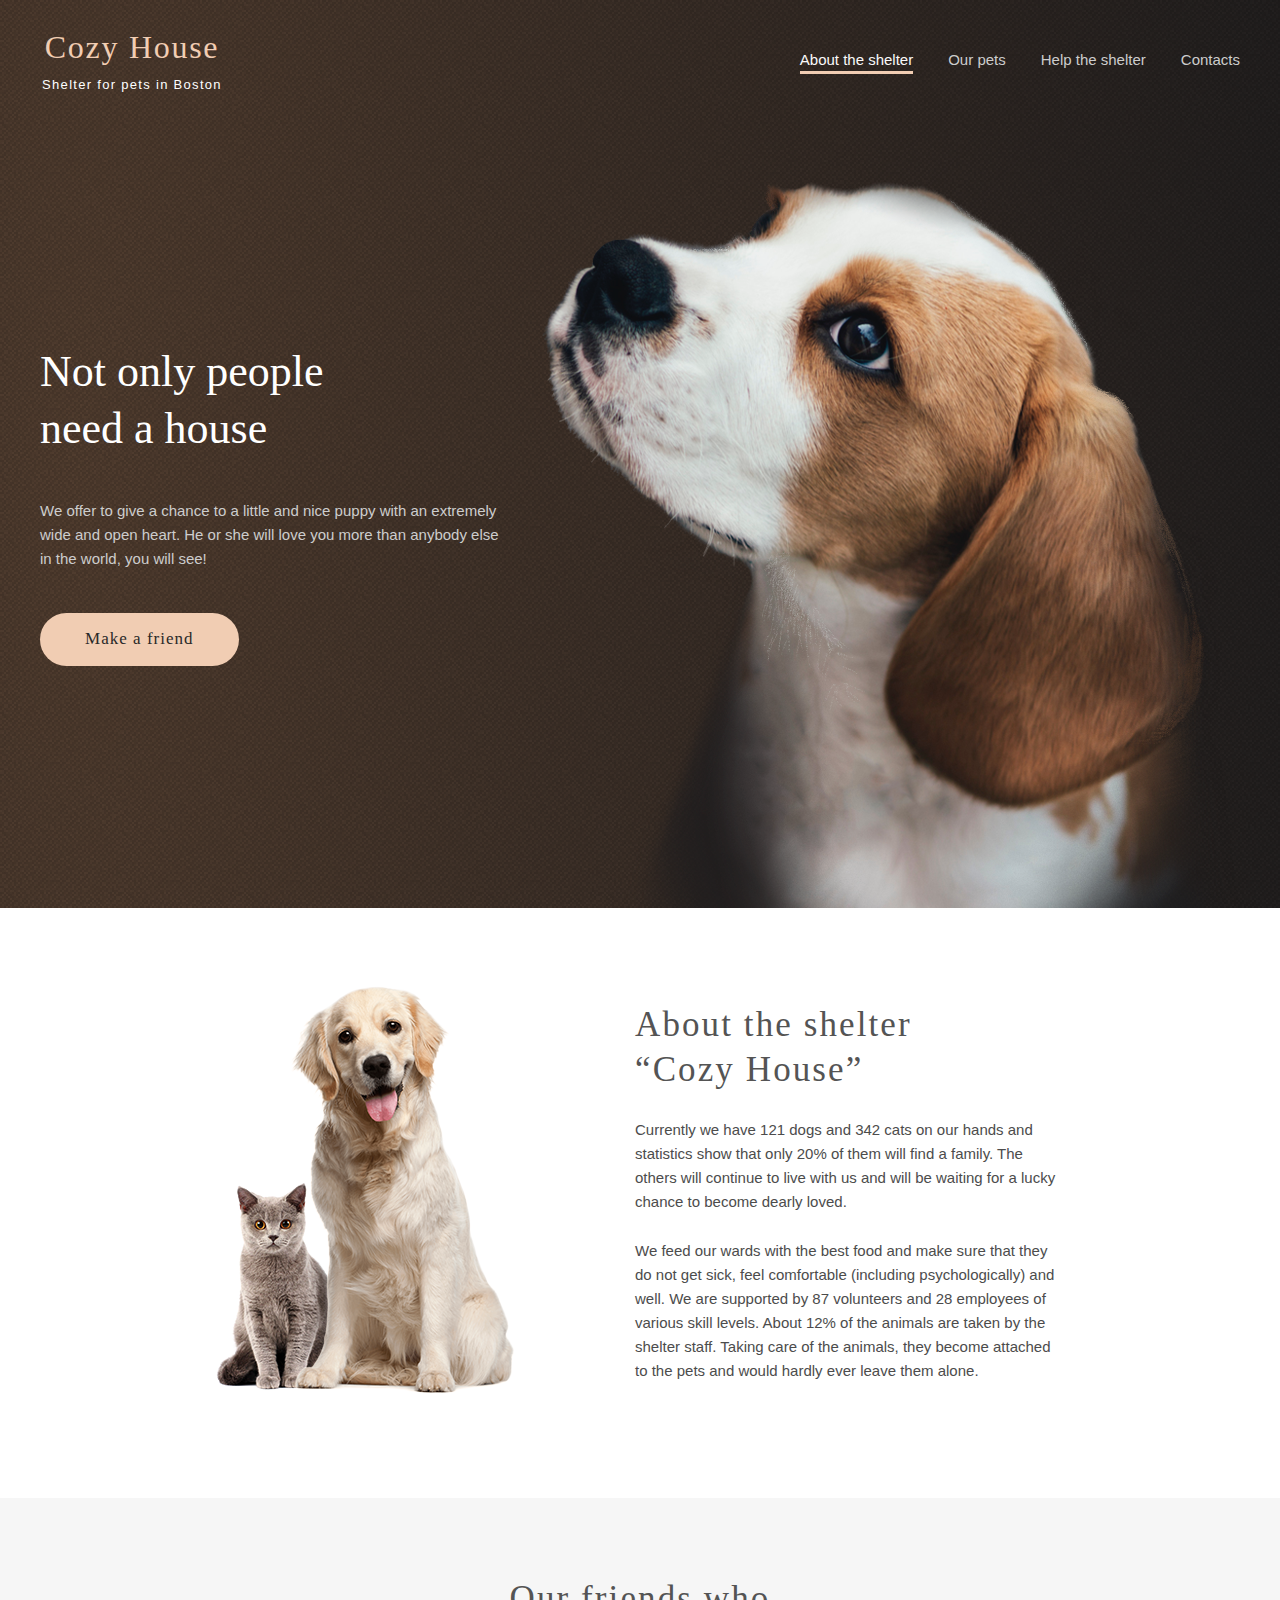
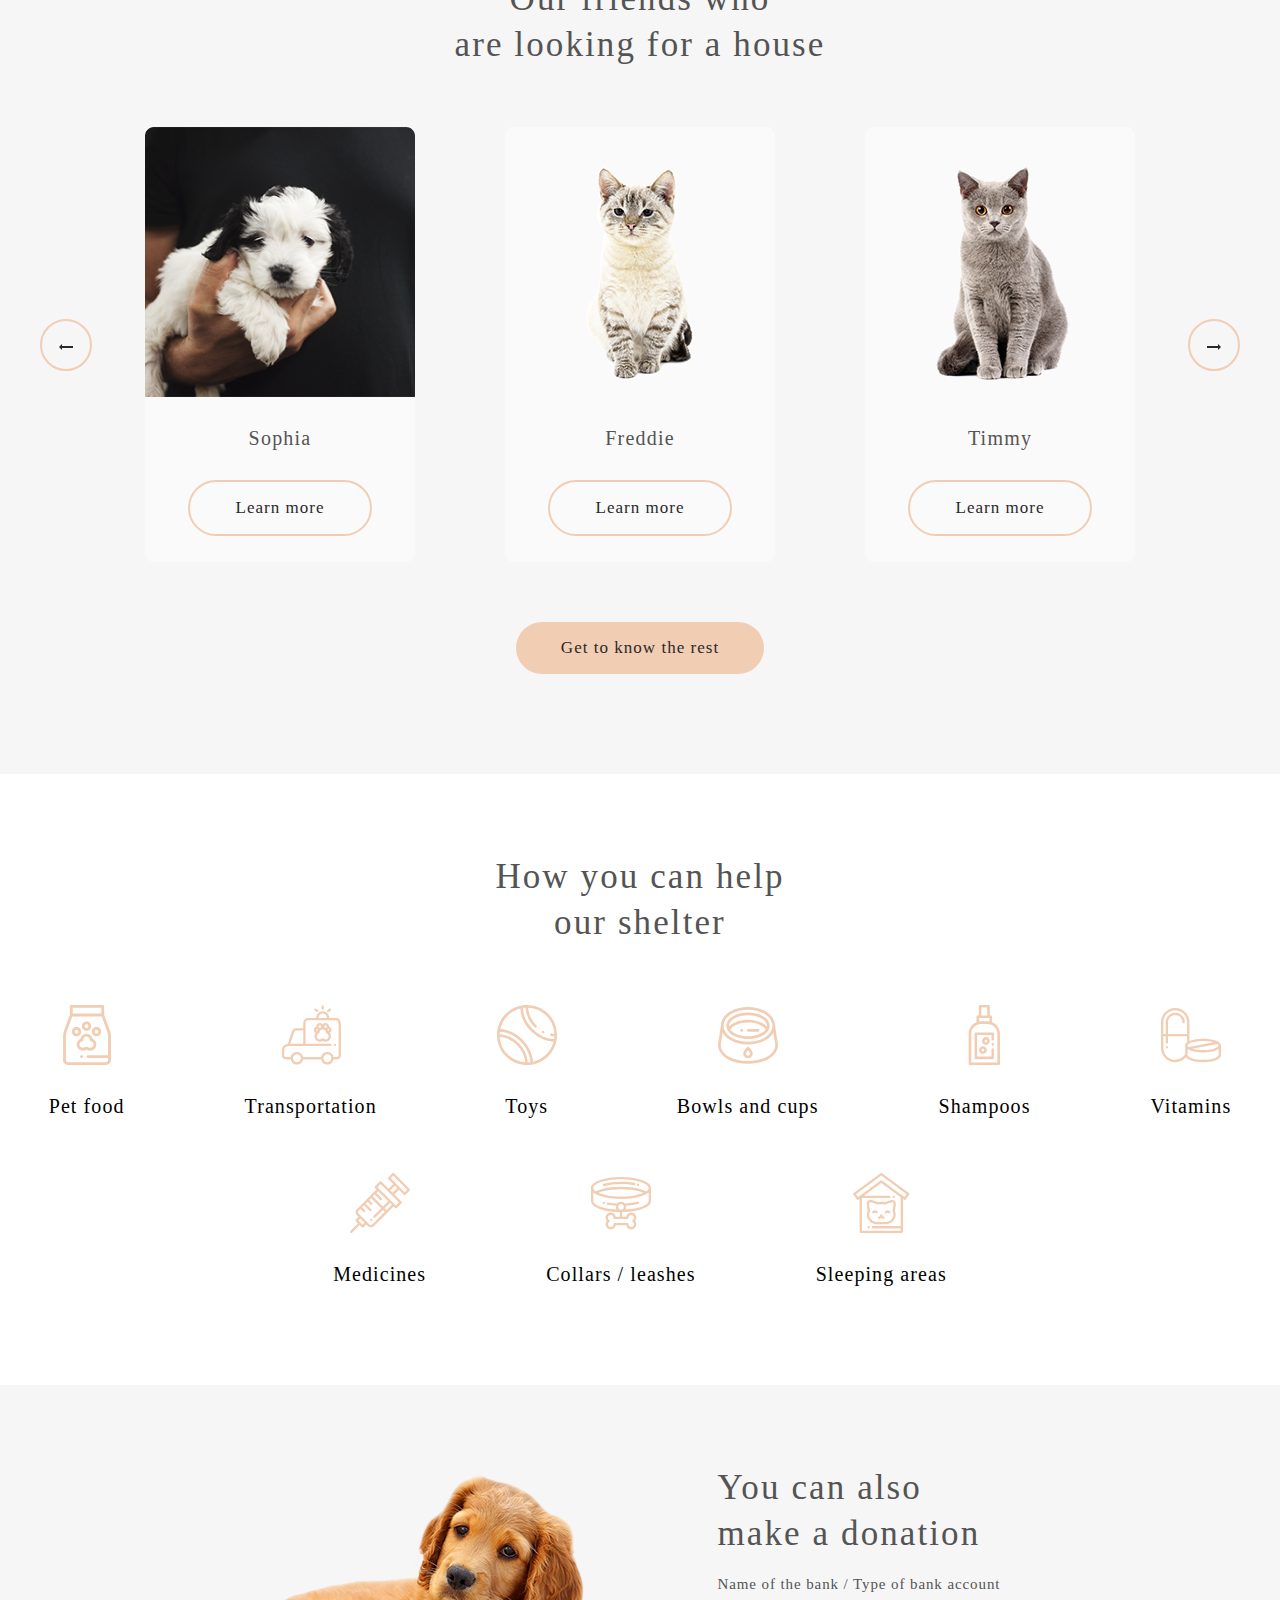
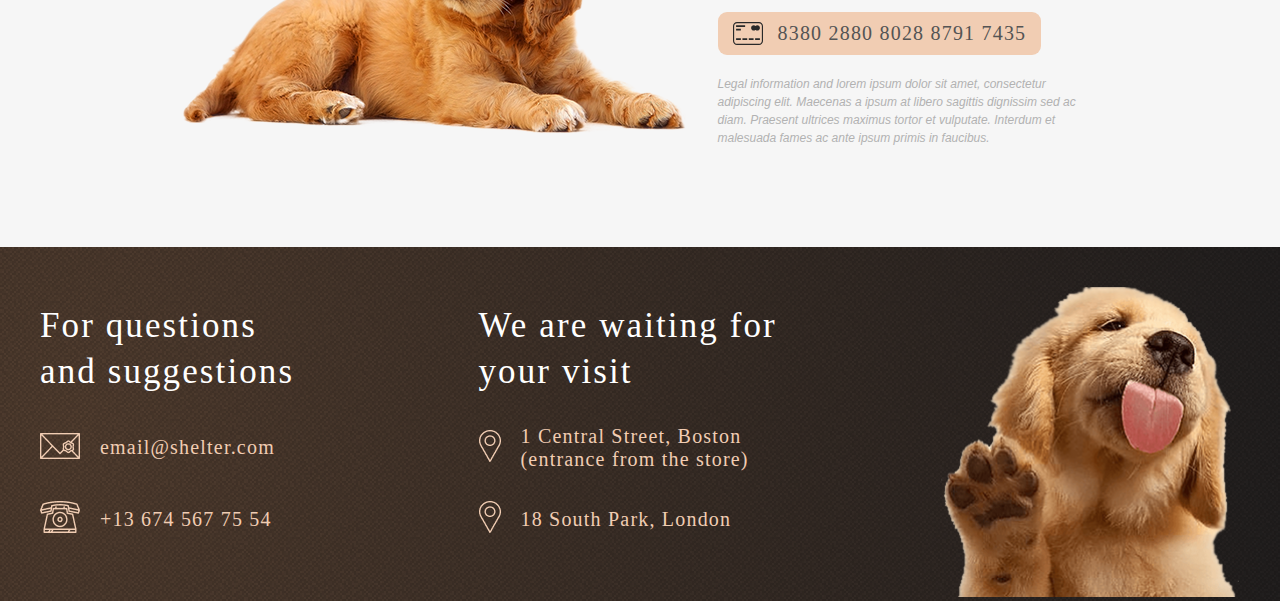
<file: index.html>
<!DOCTYPE html>
<html lang="en">
  <head>
    <meta charset="UTF-8" />
    <meta name="viewport" content="width=device-width, initial-scale=1.0" />
    <title>Cozy House</title>
    <link rel="stylesheet" href="./style/style.css" />
    <link rel="stylesheet" href="./style/interactive.css" />
    <link rel="icon" href="./img/icons/favicon.ico" />
  </head>
  <body>
    <div class="blur_background"></div>
    <header>
      <div class="header">
        <nav class="nav-header">
          <div>
            <a class="nav-home" href="#!"
              ><h2 class="title">Cozy House</h2>
              <h4 class="paragraph">Shelter for pets in Boston</h4></a
            >
          </div>
          <div class="burger-menu">
            <ul class="nav-list">
              <li class="nav-list-active">
                <a>About the shelter</a>
              </li>
              <li><a href="./pets/pets.html">Our pets</a></li>
              <li><a href="#help">Help the shelter</a></li>
              <li><a href="#footer">Contacts</a></li>
            </ul>
          </div>
          <div class="burger">
            <div></div>
            <div></div>
            <div></div>
          </div>
        </nav>
        <div class="start-screen">
          <div class="start-screen-content">
            <h1>
              Not only people <br />
              need a house
            </h1>
            <p>
              We offer to give a chance to a little and nice puppy with an
              extremely wide and open heart. He or she will love you more than
              anybody else in the world, you will see!
            </p>
            <a class="button" href="#friends">Make a friend</a>
          </div>
          <div class="start-screen-puppy">
            <img src="./img/start-screen-puppy.png" alt="cute puppy" />
          </div>
        </div>
      </div>
    </header>
    <main>
      <div class="container">
        <div class="about">
          <div class="about-pets">
            <img src="./img/about-pets.png" alt="pets" />
          </div>
          <div class="about-info">
            <h2 class="title">
              About the shelter <br />
              “Cozy House”
            </h2>
            <p class="paragraph">
              Currently we have 121 dogs and 342 cats on our hands and
              statistics show that only 20% of them will find a family. The
              others will continue to live with us and will be waiting for a
              lucky chance to become dearly loved.
            </p>
            <p class="paragraph">
              We feed our wards with the best food and make sure that they do
              not get sick, feel comfortable (including psychologically) and
              well. We are supported by 87 volunteers and 28 employees of
              various skill levels. About 12% of the animals are taken by the
              shelter staff. Taking care of the animals, they become attached to
              the pets and would hardly ever leave them alone.
            </p>
          </div>
        </div>
      </div>
      <div class="pets-container">
        <div class="pets" id="friends">
          <h2 class="title">
            Our friends who <br />
            are looking for a house
          </h2>
          <div class="slider">
            <div class="button-arrow prev">
              <a>
                <img src="./img/icons/ArrowLeft.png" alt="arrow" />
              </a>
            </div>
            <div class="cards_wrapper">
              <div class="cards"></div>
            </div>
            <div class="button-arrow next">
              <a>
                <img src="./img/icons/ArrowRight.png" alt="arrow" />
              </a>
            </div>
          </div>
          <a class="button friends" href="./pets/pets.html"
            >Get to know the rest</a
          >
        </div>
      </div>
      <div class="help container" id="help">
        <div class="help-content">
          <h2 class="title">
            How you can help <br />
            our shelter
          </h2>
          <ul class="help-list">
            <li class="item">
              <img src="./img/icons/icon-pet-food.svg" alt="pet-food" />
              <h4>Pet food</h4>
            </li>
            <li class="item">
              <img
                src="./img/icons/icon-transportation.svg"
                alt="pet-transport"
              />
              <h4>Transportation</h4>
            </li>
            <li class="item">
              <img src="./img/icons/icon-toys.svg" alt="pet-toys" />
              <h4>Toys</h4>
            </li>
            <li class="item">
              <img
                src="./img/icons/icon-bowls-and-cups.svg"
                alt="pet-Bowls and cups"
              />
              <h4>Bowls and cups</h4>
            </li>
            <li class="item">
              <img src="./img/icons/icon-shampoos.svg" alt="pet-shampoo" />
              <h4>Shampoos</h4>
            </li>
            <li class="item">
              <img src="./img/icons/icon-vitamins.svg" alt="pet-vitamin" />
              <h4>Vitamins</h4>
            </li>
            <li class="item">
              <img src="./img/icons/icon-medicines.svg" alt="pet-medicines" />
              <h4>Medicines</h4>
            </li>
            <li class="item">
              <img
                src="./img/icons/icon-collars-leashes.svg"
                alt="pet-Collars / leashes"
              />
              <h4>Collars / leashes</h4>
            </li>
            <li class="item">
              <img
                src="./img/icons/icon-sleeping-area.svg"
                alt="pet-Sleeping areas"
              />
              <h4>Sleeping areas</h4>
            </li>
          </ul>
        </div>
      </div>
      <div class="donation">
        <div class="donation-content">
          <div class="donation-dog">
            <img src="./img/donation-dog.png" alt="donation-dog" />
          </div>
          <div class="donation-info">
            <h3 class="title">You can also <br />make a donation</h3>
            <h5>Name of the bank / Type of bank account</h5>
            <div class="donation-card">
              <img src="./img/icons/credit-card.svg" alt="card" />
              <a class="card-number" href="#!">8380 2880 8028 8791 7435</a>
            </div>
            <i>
              Legal information and lorem ipsum dolor sit amet, consectetur
              adipiscing elit. Maecenas a ipsum at libero sagittis dignissim sed
              ac diam. Praesent ultrices maximus tortor et vulputate. Interdum
              et malesuada fames ac ante ipsum primis in faucibus.
            </i>
          </div>
        </div>
      </div>
    </main>
    <footer class="footer" id="footer">
      <div class="footer-box">
        <div class="footer-section">
          <div class="title">For questions and suggestions</div>
          <div class="questions-elem">
            <a href="mailto:email@shelter.com">
              <img src="./img/icons/mail.png" alt="mail"
            /></a>
            <a href="mailto:email@shelter.com"
              ><div class="paragraph">email@shelter.com</div></a
            >
          </div>
          <div class="questions-elem">
            <a href="tel:+36745677554"
              ><img src="./img/icons/phone.png" alt="phone" /></a
            ><a href="tel:+36745677554"
              ><div class="paragraph">+13 674 567 75 54</div></a
            >
          </div>
        </div>
        <div class="footer-section second">
          <div class="title">We are waiting for your visit</div>
          <div class="questions-elem">
            <a target="_blank" href="https://maps.app.goo.gl/KtMtEpZBZo9Kxhzs8"
              ><img src="./img/icons/pin.png" alt="pin"
            /></a>
            <a target="_blank" href="https://maps.app.goo.gl/KtMtEpZBZo9Kxhzs8">
              <p class="paragraph">
                1 Central Street, Boston <br />
                (entrance from the store)
              </p></a
            >
          </div>
          <div class="questions-elem">
            <a target="_blank" href="https://maps.app.goo.gl/KtMtEpZBZo9Kxhzs8"
              ><img src="./img/icons/pin.png" alt="pin"
            /></a>
            <a target="_blank" href="https://maps.app.goo.gl/KtMtEpZBZo9Kxhzs8"
              ><div class="paragraph">18 South Park, London</div></a
            >
          </div>
        </div>
        <div class="dog-box">
          <img src="./img/footer-puppy.png" alt="footer-puppy" />
        </div>
      </div>
    </footer>
    <script src="./script/pets.js"></script>
    <script src="./script/script.js"></script>
  </body>
</html>
</file>
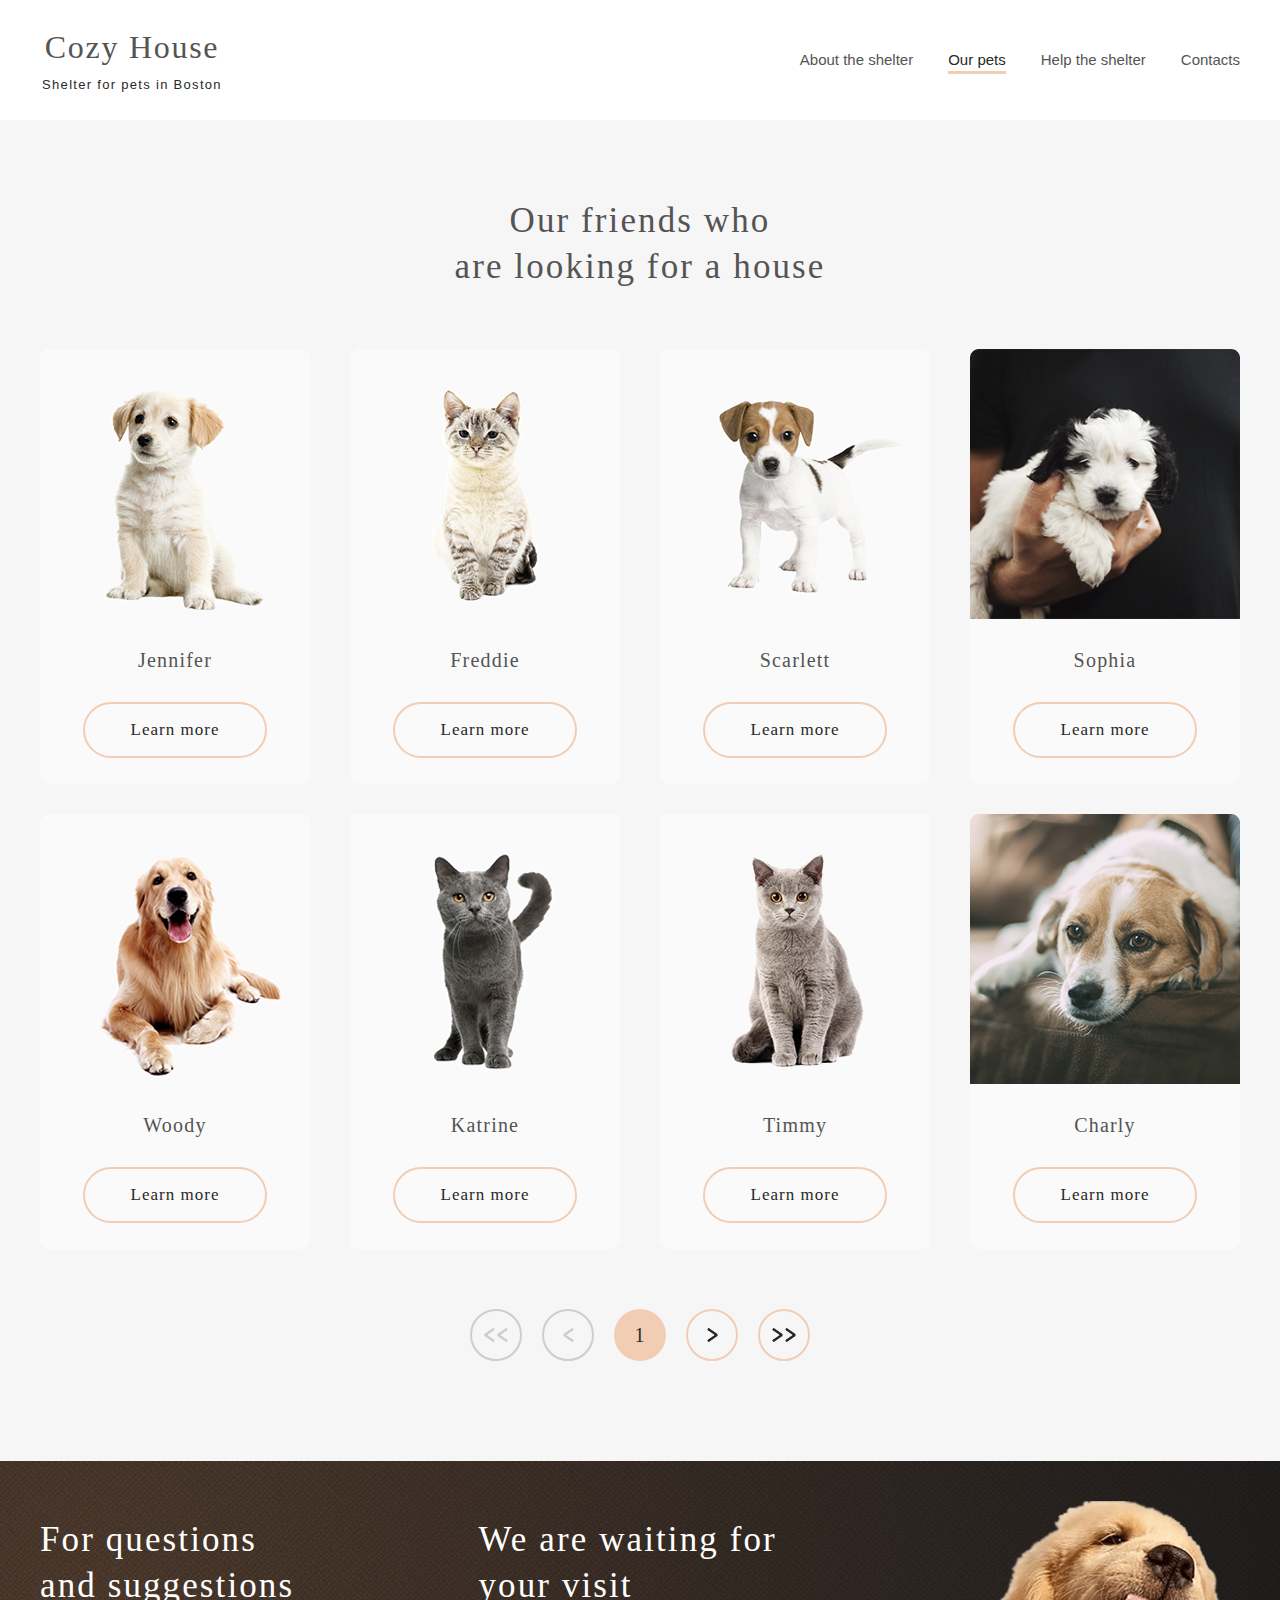
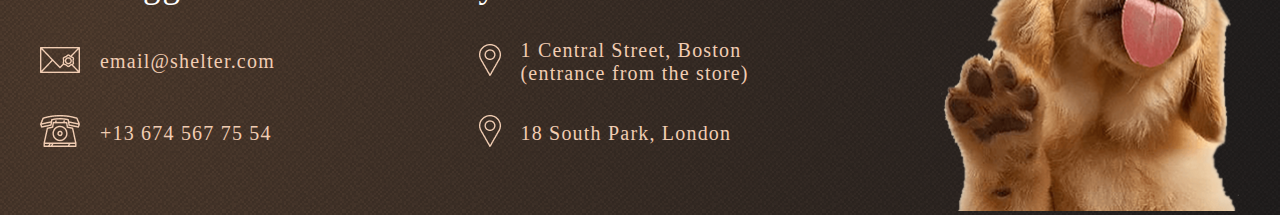
<file: pets/pets.html>
<!DOCTYPE html>
<html lang="en">
  <head>
    <meta charset="UTF-8" />
    <meta name="viewport" content="width=device-width, initial-scale=1.0" />
    <title>Pets</title>
    <link rel="stylesheet" href="../style/style.css" />
    <link rel="stylesheet" href="./style/pets-style.css" />
    <link rel="stylesheet" href="../style/interactive.css" />
    <link rel="icon" href="../img/icons/favicon.ico" />
  </head>
  <body>
    <div class="blur_background"></div>
    <header class="header">
      <nav class="nav-header">
        <div>
          <a class="nav-home" href="../index.html"
            ><h2 class="title">Cozy House</h2>
            <h4 class="paragraph">Shelter for pets in Boston</h4></a
          >
        </div>
        <div class="burger-menu">
          <ul class="nav-list">
            <li>
              <a href="../index.html">About the shelter</a>
            </li>
            <li class="nav-list-active"><a>Our pets</a></li>
            <li><a href="../index.html#help">Help the shelter</a></li>
            <li><a href="#footer">Contacts</a></li>
          </ul>
        </div>
        <div class="burger">
          <div></div>
          <div></div>
          <div></div>
        </div>
      </nav>
    </header>
    <div class="pets-container">
      <div class="pets">
        <h1 class="title">
          Our friends who <br />
          are looking for a house
        </h1>
        <div class="slider"></div>

        <ul class="pets-nav">
          <li class="button-innactive first-page">
            <div class="arrow-paginatoin">
              <div class="top-line"><div class="line"></div></div>
              <div class="bot-line"><div class="line"></div></div>
            </div>
            <div class="arrow-paginatoin">
              <div class="top-line"><div class="line"></div></div>
              <div class="bot-line"><div class="line"></div></div>
            </div>
          </li>
          <li class="button-innactive prev-page">
            <div class="arrow-paginatoin">
              <div class="top-line"><div class="line"></div></div>
              <div class="bot-line"><div class="line"></div></div>
            </div>
          </li>
          <li class="nav-pages">
            <a> 1 </a>
          </li>
          <li class="button-active right-pag next-page">
            <div class="arrow-paginatoin">
              <div class="top-line"><div class="line"></div></div>
              <div class="bot-line"><div class="line"></div></div>
            </div>
          </li>
          <li class="button-active right-pag last-page">
            <div class="arrow-paginatoin">
              <div class="top-line"><div class="line"></div></div>
              <div class="bot-line"><div class="line"></div></div>
            </div>
            <div class="arrow-paginatoin">
              <div class="top-line"><div class="line"></div></div>
              <div class="bot-line"><div class="line"></div></div>
            </div>
          </li>
        </ul>
      </div>
    </div>
    <footer class="footer" id="footer">
      <div class="footer-box">
        <div class="footer-section">
          <div class="title">For questions and suggestions</div>
          <div class="questions-elem">
            <a href="mailto:email@shelter.com">
              <img src="../img/icons/mail.png" alt="mail"
            /></a>
            <a href="mailto:email@shelter.com"
              ><div class="paragraph">email@shelter.com</div></a
            >
          </div>
          <div class="questions-elem">
            <a href="tel:+36745677554"
              ><img src="../img/icons/phone.png" alt="phone" /></a
            ><a href="tel:+36745677554"
              ><div class="paragraph">+13 674 567 75 54</div></a
            >
          </div>
        </div>
        <div class="footer-section second">
          <div class="title">We are waiting for your visit</div>
          <div class="questions-elem">
            <a target="_blank" href="https://maps.app.goo.gl/KtMtEpZBZo9Kxhzs8"
              ><img src="../img/icons/pin.png" alt="pin"
            /></a>
            <a target="_blank" href="https://maps.app.goo.gl/KtMtEpZBZo9Kxhzs8">
              <div class="paragraph">
                1 Central Street, Boston (entrance from the store)
              </div></a
            >
          </div>
          <div class="questions-elem">
            <a target="_blank" href="https://maps.app.goo.gl/KtMtEpZBZo9Kxhzs8"
              ><img src="../img/icons/pin.png" alt="pin"
            /></a>
            <a target="_blank" href="https://maps.app.goo.gl/KtMtEpZBZo9Kxhzs8"
              ><div class="paragraph">18 South Park, London</div></a
            >
          </div>
        </div>
        <div class="dog-box">
          <img src="../img/footer-puppy.png" alt="footer-puppy" />
        </div>
      </div>
    </footer>
    <script src="../script/pets.js"></script>
    <script src="../script/pagination.js"></script>
  </body>
</html>
</file>
<file: style/style.css>
* {
  scroll-behavior: smooth;
  padding: 0px;
  margin: 0px;
  text-decoration: none;
  list-style-type: none;
}

body {
  width: 100%;
  margin: 0 auto;
  position: relative;
}
.body_block_scroll {
  overflow: hidden;
}
.button.pet-button {
  font-family: Georgia;
  font-size: 17px;
  letter-spacing: 0.06em;
  line-height: 130%;
  padding: 15px 45px;
  border-radius: 100px;
  color: #292929;
  background-color: #fafafa;
  border: 2px solid #f1cdb3;
}
.button {
  font-family: Georgia;
  font-size: 17px;
  letter-spacing: 0.06em;
  line-height: 130%;
  padding: 15px 45px;
  border-radius: 100px;
  background-color: #f1cdb3;
  color: #292929;
}

.title {
  font-family: Georgia;
  font-size: 35px;
  font-weight: 400;
  color: #545454;
  line-height: 130%;
  letter-spacing: 0.06em;
}
.paragraph {
  font-family: Arial;
  font-size: 15px;
  line-height: 160%;
  color: #4c4c4c;
}
header {
  background: url(../img/noise_transparent@2x.png),
    radial-gradient(110.67% 538.64% at 5.73% 50%, #513d2f 0%, #1a1a1c 100%),
    #211f20;
}
.header {
  margin: 0 auto;
  padding: 0 40px;
  display: flex;
  flex-direction: column;
  justify-content: space-between;
  align-items: center;
  gap: 90px;
  padding-top: 30px;
}

.nav-header {
  width: 100%;
  max-width: 1200px;
  height: 60px;
  display: flex;
  justify-content: space-between;
  align-items: center;
}

.nav-list {
  max-width: 443px;
  display: flex;
  justify-content: space-between;
  align-items: center;
  gap: 35px;
}
.burger {
  display: none;
  width: 30px;
  height: 22px;
  flex-direction: column;
  justify-content: space-between;
}
.burger div {
  border: 1px solid #f1cdb3;
  width: 28px;
}
.nav-list a {
  color: #cdcdcd;
  font-family: Arial;
  font-size: 15px;
  line-height: 160%;
}
.nav-list-active a {
  border-bottom: 3px solid #f1cdb3;
  padding-bottom: 3px;
  color: #fafafa;
}
.nav-home {
  width: 184px;
  height: 60px;
  display: flex;
  flex-direction: column;
  justify-content: space-between;
  align-items: center;
  gap: 10px;
}
.nav-home h2 {
  font-family: Georgia;
  font-size: 32px;
  color: #f1cdb3;
  line-height: 110%;
  letter-spacing: 0.054em;
  font-weight: 400;
}
.nav-home h4 {
  font-family: Arial;
  font-weight: 400;
  color: #ffffff;
  font-size: 13px;
  letter-spacing: calc(1em / 10);
}
.start-screen {
  max-width: 1200px;
  display: flex;
  justify-content: space-between;
  align-items: flex-start;
  gap: 42px;
}
.start-screen-content {
  padding-top: 163px;
  padding-bottom: 30px;
  max-width: 460px;
  display: flex;
  flex-direction: column;
  justify-content: space-between;
  align-items: flex-start;
  gap: 42px;
}
.start-screen-content h1 {
  color: #ffffff;
  font-family: Georgia;
  font-size: 44px;
  font-weight: 400;
  /* width: 310px; */
  line-height: 130%;
}
.start-screen-content p {
  color: #cdcdcd;
  font-family: Arial;
  font-size: 15px;
  line-height: 160%;
}
.start-screen-content button {
  background-color: #f1cdb3;
  padding: 15px 45px;
  border-radius: 100px;
  font-family: Georgia;
  font-size: 17px;
  line-height: 130%;
  letter-spacing: 0.055em;
}
.start-screen-puppy {
  align-self: flex-end;
  display: flex;
  align-items: flex-end;
}
.start-screen-puppy img {
  max-width: 698px;
}
.container {
  margin: 0 auto;
}
.about {
  margin: 78px 40px 100px 40px;
  display: flex;
  justify-content: center;
  align-items: center;
  gap: 120px;
}
.about-info {
  width: 430px;
  display: flex;
  flex-direction: column;
  justify-content: space-around;
  gap: 25px;
}
.pets {
  display: flex;
  flex-direction: column;
  justify-content: space-between;
  gap: 60px;
  align-items: center;
  padding: 78px 40px 100px 40px;
  position: relative;
}
.pets-button {
  background-color: #f1cdb3;
  border: none;
}
.pets .title {
  margin: 0 auto;
  text-align: center;
}
.pets-container {
  background-color: #f6f6f6;
  margin: 0 auto;
}
.pets .slider {
  max-width: 1200px;
  display: flex;
  justify-content: space-between;
  align-items: center;
  width: 100%;
}
.cards_wrapper {
  max-width: 990px;
  width: 100%;
  overflow: hidden;
  position: relative;
}
.cards {
  display: flex;
  justify-content: flex-start;
  position: relative;
  gap: 90px;
}
.card {
  background-color: #fafafa;
  display: flex;
  flex-direction: column;
  justify-content: flex-start;
  align-items: center;
  gap: 30px;
  border-radius: 9px;
  height: 435px;
}

.card-text {
  font-family: Georgia;
  font-size: 20px;
  color: #545454;
  letter-spacing: 0.06em;
}
.button-arrow {
  box-sizing: border-box;
  width: 52px;
  height: 52px;
  display: flex;
  justify-content: center;
  align-items: center;
  border: 2px solid #f1cdb3;
  border-radius: 50%;
}
.help {
  padding-top: 80px;
  height: 611px;
  display: flex;
  flex-direction: column;
  justify-content: flex-start;
  align-items: center;
  box-sizing: border-box;
}
.help-content {
  max-width: 1200px;
  display: flex;
  flex-direction: column;
  justify-content: space-around;
  align-items: center;
  gap: 60px;
}
.help-list {
  max-width: 1200px;
  display: flex;
  justify-content: center;
  flex-wrap: wrap;
  gap: 55px 120px;
  padding-inline-start: 0px;
}
.help-list img {
  width: 60px;
  height: 60px;
}
.help-list li {
  display: flex;
  flex-direction: column;
  justify-content: space-between;
  gap: 30px;
  align-items: center;
}
.help-content h2 {
  text-align: center;
}
.help-list h4 {
  font-family: Georgia;
  font-weight: 400;
  font-size: 20px;
  line-height: 115%;
  letter-spacing: 0.054em;
}
.donation {
  margin: 0 auto;
  background-color: #f6f6f6;
  padding: 80px 0px 100px 0px;
  /* height: 462px; */
  display: flex;
  justify-content: center;
  align-items: center;
  box-sizing: border-box;
}
.donation-content {
  max-width: 915px;
  /* height: 282px; */
  display: flex;
  justify-content: space-between;
  align-items: center;
  gap: 30px;
}
.donation-info {
  width: 380px;
  height: 282px;
  display: flex;
  flex-direction: column;
  column-gap: 20px;
  justify-content: space-between;
  align-items: flex-start;
}
.donation-info h5 {
  font-family: Georgia;
  font-weight: 400;
  font-size: 15px;
  color: #545454;
  line-height: 110%;
  letter-spacing: 0.06em;
}
.donation-card {
  background-color: #f1cdb3;
  display: flex;
  align-items: center;
  justify-content: flex-start;
  gap: 15px;

  border-radius: 9px;
  padding: 10px 15px;
}
.card-number {
  font-family: Georgia;
  font-size: 20px;
  line-height: 115%;
  letter-spacing: 0.06em;
  color: #545454;
}
.donation-info i {
  font-family: Arial;
  font-size: 12px;
  color: #b2b2b2;
  line-height: 18px;
}
.footer {
  padding: 40px 40px 0 40px;
  /* height: 350px; */
  background: url(../img/noise_transparent@2x.png),
    radial-gradient(110.67% 538.64% at 5.73% 50%, #513d2f 0%, #1a1a1c 100%),
    #211f20;
  box-sizing: border-box;
  display: flex;
  justify-content: center;
  align-items: flex-end;
}
.footer-box {
  max-width: 1200px;
  width: 100%;
  display: flex;
  justify-content: space-between;
  align-items: flex-start;
}
.footer-section {
  max-width: 279px;
  height: 234px;
  margin-top: 16px;
  display: flex;
  flex-direction: column;
  justify-content: space-between;
  align-items: flex-start;
}
.second {
  max-width: 302px;
}
.questions-elem {
  display: flex;
  justify-content: flex-start;
  align-items: center;
  gap: 20px;
}
.questions-elem .paragraph {
  font-size: 20px;
  font-family: georgia;
  color: #f1cdb3;
  line-height: 115%;
  letter-spacing: 0.06em;
  text-align: left;
}
.footer-section .title {
  color: #ffffff;
  letter-spacing: 0.06em;
}
.blur_background {
  position: absolute;
  left: 0;
  top: 0;
  width: 100%;
  height: 100%;
  z-index: 1;
  background-color: #29292999;
  backdrop-filter: blur(2px);
  display: none;
}
.visible {
  display: block;
}
.modal-wrapper {
  z-index: 1;
  width: 952px;
  /* height: 552px; */
  display: flex;
  position: fixed;
  top: 50%;
  left: 50%;
  transform: translate(-50%, -50%);
}
.modal {
  box-sizing: border-box;
  margin-top: 52px;
  background: #fafafa;
  max-width: 900px;
  /* height: 500px; */
  display: flex;
  justify-content: space-between;
  align-items: center;
  border-radius: 9px;
  position: relative;
}
.modal img {
  width: 500px;
  height: 500px;
  border-bottom-left-radius: 9px;
}
.modal-info {
  margin: 30px 20px 30px 29px;
  max-width: 351px;
  gap: 20px;
  font-family: Georgia;
  display: flex;
  flex-direction: column;
  justify-content: space-between;
}
.modal-info .title {
  text-align: left;
}
.modal-info h3 {
  color: #000000;
  margin-bottom: 10px;
}
.modal-info h4 {
  font-size: 20px;
  color: #000000;
}
.modal-info .paragraph {
  letter-spacing: 0.06em;
  line-height: 110%;
  color: #000000;
}
.modal-info li {
  list-style-type: disc;
  margin-left: 15px;
  margin-bottom: 11px;
  letter-spacing: 0.06em;
  line-height: 115%;
}
.close-button {
  width: 52px;
  height: 52px;
  border-radius: 50%;
  border: 2px solid #f1cdb3;
  display: flex;
  justify-content: center;
  align-items: center;
  order: 1;
  position: absolute;
  right: 10px;
}
@media (max-width: 1165px) {
  /* pets */
  .cards {
    gap: 40px;
    justify-content: flex-start;
  }
  .cards_wrapper {
    max-width: 580px;
  }
  .pets .slider {
    max-width: 768px;
    display: flex;
    justify-content: space-between;
    align-items: center;
    gap: 12px;
  }
  .pets {
    padding-left: 30px;
    padding-right: 30px;
  }
  /* pets */
}
@media (max-width: 1043px) {
  /* head */
  .header {
    padding: 30px 30px 0 30px;
    gap: 60px;
  }
  .start-screen-content {
    padding: 0;
  }
  .start-screen-content .button {
    align-self: center;
  }
  .start-screen {
    flex-direction: column;
    align-items: center;
    gap: 100px;
  }
  .start-screen-puppy img {
    max-width: 569px;
    max-height: 593px;
    width: 100%;
  }
  .start-screen-puppy {
    margin-left: 140px;
  }
  /* head */
  /* about */
  .container {
    padding: 80px 165px 100px 165px;
  }
  .about {
    margin: 0;
    flex-direction: column-reverse;
    gap: 80px;
  }
  .about-pets {
    display: flex;
    align-items: flex-end;
  }
  /* about */
  /* help */
  .help {
    height: auto;
  }
  .help.container {
    padding: 80px 69px 100px 69px;
    margin: 0;
  }
  .help-list {
    gap: 55px 60px;
    justify-content: space-between;
    margin: 0 auto;
  }
  .help-list .item {
    width: 170px;
    height: 113px;
  }
  /* help */
  /* donation */
  .donation {
    padding: 80px 132px 100px 132px;
    height: 783px;
  }
  .donation-content {
    flex-direction: column-reverse;
    gap: 60px;
  }
  /* donation */
  /* footer */
  .footer {
    padding: 30px 30px 0 30px;
  }
  .footer-box {
    flex-wrap: wrap;
    max-width: 708px;
    align-items: center;
    justify-content: center;
    gap: 65px 60px;
  }
  .footer-section {
    width: 279px;
    margin: 0;
  }
  .footer-section.second {
    width: 302px;
  }
  /* footer */
  /* popap */
  .modal-wrapper {
    width: 682px;
    /* height: 402px; */
  }
  .modal {
    max-width: 630px;
    /* height: 350px; */
  }
  .modal img {
    width: 350px;
    height: 350px;
  }
  .modal-info {
    max-width: 260px;
    /* height: 303px; */
    margin: 10px 9px 10px 11px;
  }
  .modal-info li {
    margin-bottom: 6px;
    font-size: 15px;
  }
  .modal-info .paragraph {
    font-size: 13px;
  }
}
@media (max-width: 767px) {
  .burger {
    display: flex;
    z-index: 3;
    cursor: pointer;
    transition: 0.3s transform linear;
  }
  .burger_active {
    transform: rotate(90deg);
  }
  .burger-menu {
    position: fixed;
    display: flex;
    align-items: center;
    height: 100vh;
    top: 0;
    right: -320px;
    background-color: #292929;
    z-index: 2;
    padding: 38px;
    transition: 0.3s all linear;
  }
  .burger-menu_active {
    right: 0;
  }

  .nav-list {
    flex-direction: column;
    gap: 43px;
  }
  .nav-list a {
    font-size: 32px;
  }
  .pets .slider {
    gap: 0;
  }
}
@media (max-width: 750px) {
  .cards_wrapper {
    max-width: 270px;
  }
  .modal-wrapper {
    width: 270px;
  }
  .modal {
    width: 240px;
  }
  .modal img {
    display: none;
  }
  .modal-info {
    width: 220px;
    margin: 10px;
  }
  .close-button {
    right: 0;
  }
  .modal-info .title {
    text-align: center;
  }
}

@media (max-width: 538px) {
  /* head */

  .header {
    padding: 30px 20px 0 20px;
    gap: 60px;
  }

  .start-screen-puppy {
    margin-left: 0px;
    width: 260px;
    align-self: flex-end;
  }
  .start-screen {
    gap: 105px;
  }
  .start-screen-content {
    width: 300px;
    text-align: center;
    align-items: center;
  }
  .start-screen-content h1 {
    font-size: 25px;
    letter-spacing: 0.06em;
    width: 300px;
  }
  /* head */
  /* about */
  .container {
    padding: 42px 10px;
  }
  .about {
    gap: 42px;
    /* align-items: center; */
  }
  .about-info {
    width: 300px;
    align-items: center;
    gap: 22px;
  }
  .about-info p {
    margin: 0 15px;
    display: flex;
    text-align: justify;
  }
  .about-info .title {
    text-align: center;
    font-size: 25px;
    margin-bottom: 2px;
  }
  .about-pets img {
    width: 260px;
  }
  /* about */
  /* pets */
  .pets-container {
    padding: 42px 10px;
  }

  .pets .title {
    font-size: 25px;
  }
  .slider {
    flex-wrap: wrap;
    align-items: center;
  }
  .pets .slider {
    width: 270px;
    justify-content: center;
    align-items: center;
    gap: 20px 80px;
  }
  .pets {
    gap: 42px;
    padding: 0;
    width: 300px;
    margin: 0 auto;
  }
  .cards {
    max-width: 270px;
  }
  .cards_wrapper {
    order: -1;
  }
  /* pets */
  /* help */
  .help.container {
    padding: 42px 15px;
  }
  .help-list .item {
    width: 130px;
    height: 87px;
  }
  .help-list h4 {
    font-size: 15px;
  }
  .help-content .title {
    font-size: 25px;
  }
  .help-list {
    gap: 30px 30px;
  }
  .help-content {
    gap: 42px;
  }
  .help-list li {
    gap: 18px;
    justify-content: flex-start;
  }
  .help-list img {
    width: 50px;
    height: 50px;
  }
  /* help */
  /* donation */
  .donation {
    padding: 42px 10px;
    height: 542px;
  }
  .donation-content {
    gap: 42px;
  }
  .donation-info {
    width: 300px;
    text-align: center;
    align-items: center;
  }
  .donation-info .title {
    font-size: 25px;
  }
  .donation-info h5 {
    letter-spacing: normal;
    line-height: 160%;
  }
  .donation-info a {
    line-height: 110%;
    font-size: 15px;
  }
  .donation-info i {
    text-align: justify;
    width: 280px;
  }
  .donation-dog img {
    width: 260px;
  }
  /* donation */
  /* footer */
  .footer {
    align-items: flex-start;
    justify-content: flex-start;
    padding: 30px 10px 0 10px;
  }
  .footer-box {
    height: 100%;
    gap: 40px;
  }
  .footer-section {
    text-align: center;
    align-items: center;
    /* gap: 27px; */
    height: 208px;
  }
  .footer-section.second {
    align-items: flex-start;
    width: 300px;
    height: 222px;
  }
  .footer-section.second .title {
    width: 270px;
    align-self: center;
  }
  .footer-section .title {
    font-size: 25px;
  }
  .dog-box img {
    width: 260px;
  }
  /* footer */
}
</file>
<file: style/interactive.css>
:root {
  --slideLeft: -1080px;
  --slideRight: -2160px;
}

* {
  transition: color 0.5s, background-color 0.5s, border 0.5s;
}
.nav-list a:hover {
  color: #fafafa;
}
.nav-list-active a:hover {
  cursor: default;
}
.card:hover {
  background-color: #ffffff;
  cursor: pointer;
  box-shadow: 0px 2px 35px 14px rgba(13, 13, 13, 0.04);
}
.card:hover .button {
  border: 2px solid #fddcc4;
  background-color: #fddcc4;
}
.button:hover,
button:hover {
  background-color: #fddcc4;
  cursor: pointer;
}
.button-arrow:hover {
  background-color: #fddcc4;
  border: 2px solid #fddcc4;
  cursor: pointer;
}
.pets-nav li:not(.button-innactive):hover {
  cursor: pointer;
  background-color: #fddcc4;
}
.button-active:hover {
  border: 2px solid #fddcc4;
}
.nav-pets a:hover {
  color: #292929;
}
.close-button:hover {
  cursor: pointer;
  background: #fddcc4;
  border: 2px solid #fddcc4;
}
@keyframes scroll-right {
  from {
    left: var(--slideLeft);
  }
  to {
    left: var(--slideRight);
  }
}

.slide-right {
  animation-name: scroll-right;
  animation-duration: 1s;
  animation-timing-function: linear;
}
@keyframes scroll-left {
  from {
    left: var(--slideLeft);
  }
  to {
    left: 0px;
  }
}
.slide-left {
  animation-name: scroll-left;
  animation-duration: 1s;
  animation-timing-function: linear;
}
</file>
<file: pets/style/pets-style.css>
.header {
  padding: 30px 40px;
  background: #ffffff;
}
.nav-home h2 {
  color: #545454;
}
.nav-home h4 {
  color: #292929;
}
.nav-list a {
  color: #545454;
}

.nav-list-active a {
  color: #292929;
}

.slider {
  flex-wrap: wrap;
  row-gap: 30px;
}
.pets-nav {
  display: flex;
  justify-content: space-between;
  gap: 20px;
  list-style-type: none;
}
.pets-nav li {
  box-sizing: border-box;
  display: flex;
  justify-content: center;
  align-items: center;
  width: 52px;
  height: 52px;
  border-radius: 50%;
}
.pets-nav .button-innactive {
  border: 2px solid #cdcdcd;
}
.button-innactive .line {
  border: 1px solid #cdcdcd;
  background: #cdcdcd;
}
.pets-nav .button-active {
  border: 2px solid #f1cdb3;
}
.button-active .line {
  border: 1px solid #292929;
  background: #292929;
}

.nav-pages {
  background-color: #f1cdb3;
  font-family: georgia;
  font-size: 20px;
  color: #292929;
  line-height: 115%;
  letter-spacing: 0.06em;
}
.burger div {
  border-color: #000000;
}
.pets .slider {
  gap: 30px 40px;
}
.nav-list li a:hover {
  color: #292929;
}
.line {
  width: 9px;
}
.top-line {
  transform: rotate(-35deg);
}
.bot-line {
  transform: rotate(35deg);
}
.arrow-paginatoin {
  display: flex;
  flex-direction: column;
  gap: 4px;
}
.first-page,
.last-page {
  display: flex;
  gap: 2px;
}
.right-pag .top-line {
  transform: rotate(35deg);
}
.right-pag .bot-line {
  transform: rotate(-35deg);
}
@media (max-width: 940px) {
  .header {
    padding: 30px;
  }
  .pets {
    padding: 60px 30px 70px 30px;
    gap: 30px;
  }
  .pets .slider {
    overflow: hidden;
    width: 580px;
    height: 1365px;
  }
  .pets .title {
    padding-top: 20px;
  }
  .pets-nav {
    margin-top: 10px;
    margin-bottom: 5px;
  }
}
@media (max-width: 767px) {
  .burger-menu {
    background-color: #ffffff;
  }
}
@media (max-width: 700px) {
  .header {
    padding: 30px 20px;
  }
  .pets-container {
    padding: 0;
  }
  .pets .title {
    font-size: 25px;
    padding-top: 0px;
  }
  .pets .slider {
    width: 270px;
    height: 1365px;
  }
  .pets-nav {
    gap: 10px;
    margin: 0;
  }
  .pets {
    padding: 42px 10px;
    gap: 42px;
  }
}
</file>
